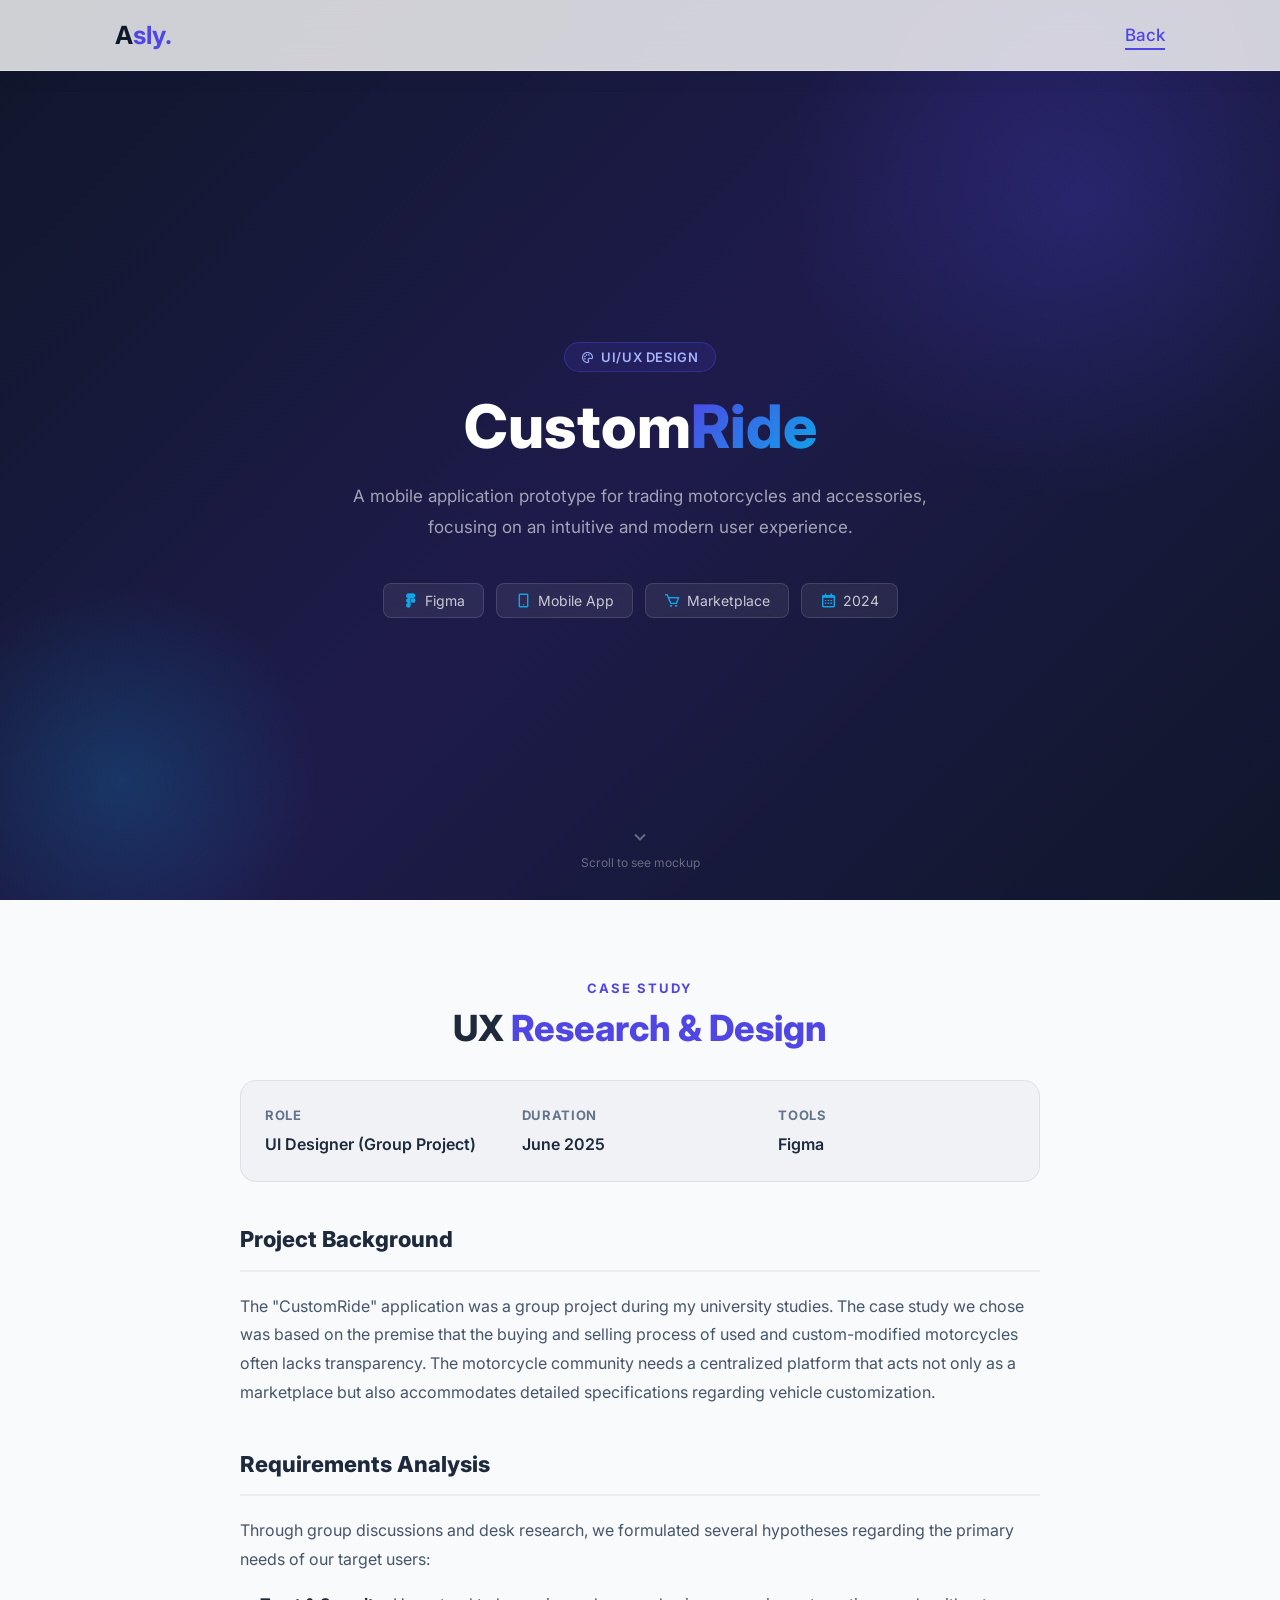
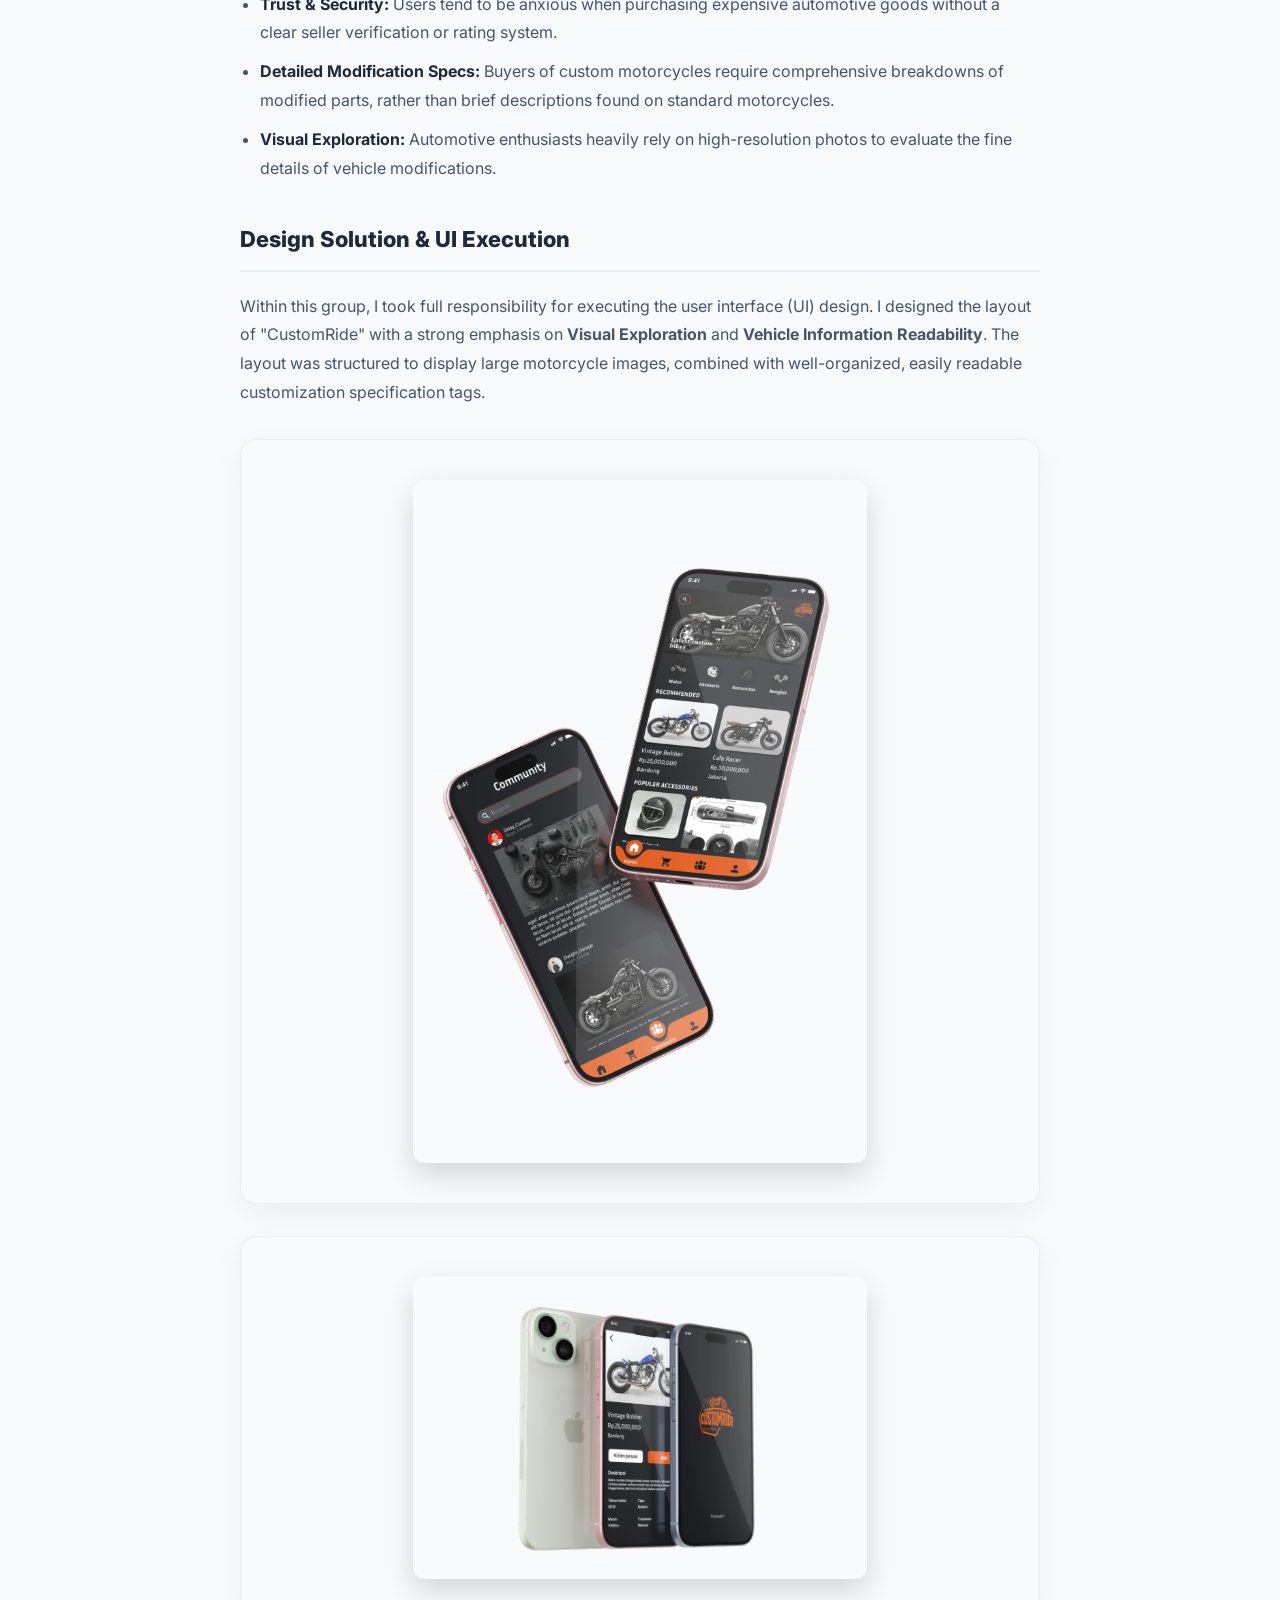
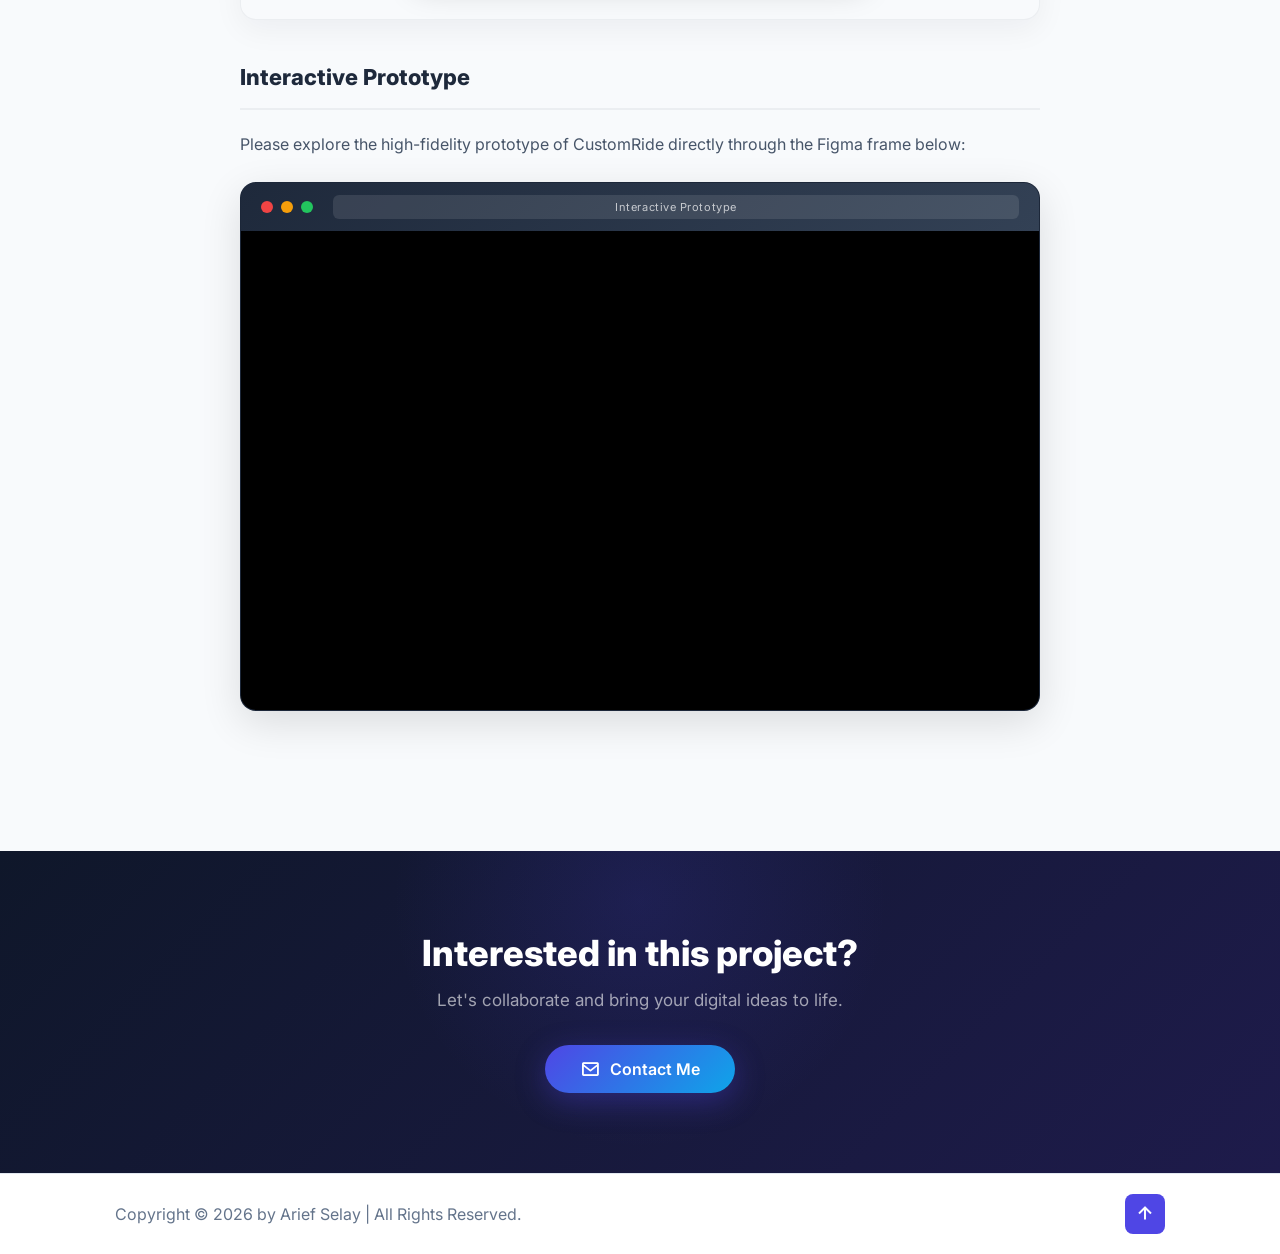
<file: project-CustomRide.html>
<!DOCTYPE html>
<html lang="en">

<head>
    <meta charset="UTF-8">
    <meta name="viewport" content="width=device-width, initial-scale=1.0">
    <title>CustomRide – Prototype UI/UX Marketplace Motor</title>
    <link rel="preconnect" href="https://fonts.googleapis.com">
    <link rel="preconnect" href="https://fonts.gstatic.com" crossorigin>
    <link href="https://fonts.googleapis.com/css2?family=Inter:wght@300;400;500;600;700;800&display=swap"
        rel="stylesheet">
    <link href='https://unpkg.com/boxicons@2.1.4/css/boxicons.min.css' rel='stylesheet'>
    <link rel="stylesheet" href="style.css">
    <style>
        /* ========================
           HERO SECTION
         ======================== */
        .cr-hero {
            min-height: 100vh;
            background: linear-gradient(135deg, #0f172a 0%, #1e1b4b 50%, #0f172a 100%);
            display: flex;
            flex-direction: column;
            justify-content: center;
            align-items: center;
            text-align: center;
            padding: 12rem 5% 6rem;
            position: relative;
            overflow: hidden;
        }

        /* Orb dekorasi latar */
        .cr-hero::before {
            content: '';
            position: absolute;
            width: 600px;
            height: 600px;
            background: radial-gradient(circle, rgba(79, 70, 229, 0.25) 0%, transparent 70%);
            top: -100px;
            right: -100px;
            border-radius: 50%;
            pointer-events: none;
        }

        .cr-hero::after {
            content: '';
            position: absolute;
            width: 400px;
            height: 400px;
            background: radial-gradient(circle, rgba(14, 165, 233, 0.2) 0%, transparent 70%);
            bottom: -80px;
            left: -80px;
            border-radius: 50%;
            pointer-events: none;
        }

        .cr-back-link {
            position: absolute;
            top: 9rem;
            left: 5%;
            display: inline-flex;
            align-items: center;
            gap: 0.6rem;
            font-size: 1.5rem;
            color: rgba(255, 255, 255, 0.6);
            text-decoration: none;
            transition: color 0.3s;
        }

        .cr-back-link:hover {
            color: var(--main-color);
        }

        .cr-back-link i {
            font-size: 2rem;
        }

        .cr-badge {
            display: inline-flex;
            align-items: center;
            gap: 0.6rem;
            background: rgba(79, 70, 229, 0.15);
            border: 1px solid rgba(79, 70, 229, 0.4);
            color: #a5b4fc;
            font-size: 1.3rem;
            font-weight: 600;
            padding: 0.6rem 1.6rem;
            border-radius: 10rem;
            letter-spacing: 0.05em;
            text-transform: uppercase;
            margin-bottom: 2rem;
            backdrop-filter: blur(10px);
            z-index: 1;
            position: relative;
        }

        .cr-hero h1 {
            font-size: clamp(3.2rem, 6vw, 6rem);
            font-weight: 800;
            color: #fff;
            line-height: 1.15;
            max-width: 800px;
            margin: 0 auto 2rem;
            z-index: 1;
            position: relative;
        }

        .cr-hero h1 span {
            background: var(--gradient-primary);
            -webkit-background-clip: text;
            -webkit-text-fill-color: transparent;
        }

        .cr-hero p {
            font-size: 1.7rem;
            color: rgba(255, 255, 255, 0.6);
            max-width: 620px;
            margin: 0 auto 4rem;
            line-height: 1.8;
            z-index: 1;
            position: relative;
        }

        /* Tag info */
        .cr-tags {
            display: flex;
            flex-wrap: wrap;
            justify-content: center;
            gap: 1.2rem;
            z-index: 1;
            position: relative;
        }

        .cr-tag {
            display: inline-flex;
            align-items: center;
            gap: 0.6rem;
            background: rgba(255, 255, 255, 0.07);
            border: 1px solid rgba(255, 255, 255, 0.12);
            color: rgba(255, 255, 255, 0.75);
            font-size: 1.4rem;
            padding: 0.8rem 1.8rem;
            border-radius: 0.8rem;
            backdrop-filter: blur(8px);
        }

        .cr-tag i {
            font-size: 1.7rem;
            color: #0ea5e9;
        }

        /* Scroll indicator */
        .cr-scroll-hint {
            position: absolute;
            bottom: 3rem;
            left: 50%;
            transform: translateX(-50%);
            display: flex;
            flex-direction: column;
            align-items: center;
            gap: 0.6rem;
            color: rgba(255, 255, 255, 0.35);
            font-size: 1.2rem;
            z-index: 1;
            animation: bounce 2s infinite;
        }

        .cr-scroll-hint i {
            font-size: 2.4rem;
        }

        @keyframes bounce {

            0%,
            100% {
                transform: translateX(-50%) translateY(0);
            }

            50% {
                transform: translateX(-50%) translateY(8px);
            }
        }

        /* ========================
           MOCKUP SECTION
        ======================== */
        .cr-showcase {
            background: #f8fafc;
            padding: 8rem 5%;
        }

        .cr-section-label {
            text-align: center;
            font-size: 1.3rem;
            font-weight: 700;
            text-transform: uppercase;
            letter-spacing: 0.15em;
            color: var(--main-color);
            margin-bottom: 1rem;
        }

        .cr-section-title {
            text-align: center;
            font-size: 3.6rem;
            font-weight: 800;
            color: #1e293b;
            margin-bottom: 1rem;
        }

        .cr-section-title span {
            color: var(--main-color);
        }

        .cr-section-sub {
            text-align: center;
            font-size: 1.6rem;
            color: #64748b;
            max-width: 500px;
            margin: 0 auto 6rem;
            line-height: 1.7;
        }

        /* Grid mockup */
        .cr-mockup-grid {
            display: grid;
            grid-template-columns: repeat(2, 1fr);
            gap: 4rem;
            max-width: 1100px;
            margin: 0 auto;
        }

        .cr-mockup-card {
            position: relative;
            border-radius: 2.4rem;
            overflow: hidden;
            background: #fff;
            box-shadow:
                0 4px 6px rgba(0, 0, 0, 0.04),
                0 20px 60px rgba(79, 70, 229, 0.08),
                0 0 0 1px rgba(0, 0, 0, 0.04);
            transition: transform 0.4s ease, box-shadow 0.4s ease;
            cursor: pointer;
        }

        .cr-mockup-card:hover {
            transform: translateY(-10px) scale(1.01);
            box-shadow:
                0 4px 6px rgba(0, 0, 0, 0.04),
                0 30px 80px rgba(79, 70, 229, 0.15),
                0 0 0 1px rgba(79, 70, 229, 0.1);
        }

        /* Top bar dekoratif seperti browser */
        .cr-mockup-bar {
            background: linear-gradient(135deg, #1e293b, #334155);
            padding: 1.2rem 1.8rem;
            display: flex;
            align-items: center;
            gap: 0.7rem;
        }

        .cr-mockup-dot {
            width: 1.2rem;
            height: 1.2rem;
            border-radius: 50%;
        }

        .cr-mockup-dot:nth-child(1) {
            background: #ef4444;
        }

        .cr-mockup-dot:nth-child(2) {
            background: #f59e0b;
        }

        .cr-mockup-dot:nth-child(3) {
            background: #22c55e;
        }

        .cr-mockup-title-bar {
            flex: 1;
            background: rgba(255, 255, 255, 0.08);
            border-radius: 0.6rem;
            height: 2rem;
            margin-left: 0.8rem;
        }

        .cr-mockup-img-wrap {
            overflow: hidden;
            background: #f1f5f9;
            height: 420px;
            display: flex;
            align-items: center;
            justify-content: center;
        }

        .cr-mockup-img-wrap img {
            width: 100%;
            height: 100%;
            object-fit: contain;
            object-position: center;
            display: block;
            transition: transform 0.6s ease;
        }

        .cr-mockup-card:hover .cr-mockup-img-wrap img {
            transform: scale(1.03);
        }

        /* Caption di bawah kartu */
        .cr-mockup-caption {
            padding: 2rem 2.4rem;
            border-top: 1px solid #f1f5f9;
        }

        .cr-mockup-caption h3 {
            font-size: 1.8rem;
            font-weight: 700;
            color: #1e293b;
            margin-bottom: 0.4rem;
        }

        .cr-mockup-caption p {
            font-size: 1.4rem;
            color: #64748b;
        }

        /* Nomor indeks */
        .cr-mockup-num {
            position: absolute;
            top: 6rem;
            right: 2rem;
            width: 4rem;
            height: 4rem;
            background: var(--gradient-primary);
            color: #fff;
            font-size: 1.4rem;
            font-weight: 700;
            border-radius: 50%;
            display: flex;
            align-items: center;
            justify-content: center;
            box-shadow: 0 4px 15px rgba(79, 70, 229, 0.3);
        }

        /* ========================
           CTA BOTTOM
        ======================== */
        .cr-cta {
            background: linear-gradient(135deg, #0f172a, #1e1b4b);
            padding: 8rem 5%;
            text-align: center;
            position: relative;
            overflow: hidden;
        }

        .cr-cta::before {
            content: '';
            position: absolute;
            width: 500px;
            height: 500px;
            background: radial-gradient(circle, rgba(79, 70, 229, 0.15) 0%, transparent 70%);
            top: -200px;
            left: 50%;
            transform: translateX(-50%);
            border-radius: 50%;
        }

        .cr-cta h2 {
            font-size: 3.6rem;
            font-weight: 800;
            color: #fff;
            margin-bottom: 1.5rem;
            position: relative;
        }

        .cr-cta p {
            font-size: 1.7rem;
            color: rgba(255, 255, 255, 0.6);
            margin-bottom: 3.5rem;
            position: relative;
        }

        .cr-cta-btn {
            display: inline-flex;
            align-items: center;
            gap: 1rem;
            background: var(--gradient-primary);
            color: #fff;
            font-size: 1.6rem;
            font-weight: 600;
            padding: 1.4rem 3.5rem;
            border-radius: 10rem;
            text-decoration: none;
            transition: transform 0.3s, box-shadow 0.3s;
            position: relative;
            box-shadow: 0 8px 30px rgba(79, 70, 229, 0.35);
        }

        .cr-cta-btn:hover {
            transform: translateY(-3px);
            box-shadow: 0 16px 40px rgba(79, 70, 229, 0.45);
        }

        .cr-cta-btn i {
            font-size: 2rem;
        }

        /* Responsive */
        @media (max-width: 768px) {
            .cr-mockup-grid {
                grid-template-columns: 1fr;
                gap: 3rem;
            }

            .cr-hero h1 {
                font-size: 3.2rem;
            }

            .ux-case-info-grid {
                grid-template-columns: 1fr;
            }
        }

        /* ========================
           UX CASE STUDY STYLES
        ======================== */
        .ux-case-container {
            font-family: inherit;
            color: inherit;
            line-height: 1.6;
            max-width: 800px;
            margin: 0 auto;
            padding: 20px 0;
            text-align: left;
        }

        .ux-case-info-grid {
            display: grid;
            grid-template-columns: repeat(auto-fit, minmax(200px, 1fr));
            gap: 20px;
            background-color: rgba(15, 23, 42, 0.03);
            padding: 24px;
            border-radius: 16px;
            margin-bottom: 40px;
            border: 1px solid rgba(15, 23, 42, 0.08);
        }

        .ux-case-info-item {
            display: flex;
            flex-direction: column;
            text-align: left;
        }

        .ux-case-info-label {
            font-size: 1.3rem;
            text-transform: uppercase;
            letter-spacing: 0.05em;
            color: #64748b;
            margin-bottom: 6px;
            font-weight: 700;
        }

        .ux-case-info-value {
            font-size: 1.6rem;
            font-weight: 600;
            color: #1e293b;
        }

        .ux-case-section {
            margin-bottom: 40px;
        }

        .ux-case-title {
            font-size: 2.2rem;
            font-weight: 800;
            color: #1e293b;
            margin-top: 0;
            margin-bottom: 20px;
            border-bottom: 2px solid rgba(15, 23, 42, 0.05);
            padding-bottom: 12px;
            text-align: left;
        }

        .ux-case-text {
            font-size: 1.6rem;
            color: #475569;
            margin-bottom: 16px;
            line-height: 1.8;
            text-align: left;
        }

        .ux-case-list {
            list-style-type: disc;
            padding-left: 20px;
            margin-bottom: 16px;
            color: #475569;
            font-size: 1.6rem;
            line-height: 1.8;
            text-align: left;
        }

        .ux-case-list li {
            margin-bottom: 10px;
        }

        .ux-case-list li strong {
            color: #1e293b;
        }

        .ux-case-image-wrapper {
            width: 100%;
            border-radius: 16px;
            overflow: hidden;
            margin: 32px 0;
            box-shadow: 0 10px 30px rgba(15, 23, 42, 0.05);
            background: #f8fafc;
            border: 1px solid rgba(15, 23, 42, 0.05);
            display: flex;
            justify-content: center;
            align-items: center;
            padding: 40px 20px;
        }

        .ux-case-image-wrapper img {
            max-width: 80%;
            width: 100%;
            height: auto;
            border-radius: 12px;
            display: block;
            box-shadow: 0 12px 30px rgba(0, 0, 0, 0.15);
        }

        @media (min-width: 768px) {
            .ux-case-image-wrapper img {
                max-width: 60%;
            }
        }

        .ux-case-figma-container {
            border-radius: 16px;
            overflow: hidden;
            box-shadow: 0 12px 40px rgba(0, 0, 0, 0.12);
            margin-top: 24px;
            border: 1px solid rgba(15, 23, 42, 0.1);
            background: #1e293b;
        }

        .ux-case-figma-header {
            background: linear-gradient(135deg, #1e293b, #334155);
            padding: 12px 20px;
            display: flex;
            align-items: center;
            gap: 8px;
        }

        .ux-case-figma-header .dot {
            width: 12px;
            height: 12px;
            border-radius: 50%;
        }

        .ux-case-figma-header .title-bar {
            flex: 1;
            background: rgba(255, 255, 255, 0.1);
            border-radius: 6px;
            height: 24px;
            margin-left: 12px;
            color: rgba(255, 255, 255, 0.7);
            font-size: 1.1rem;
            display: flex;
            align-items: center;
            justify-content: center;
            letter-spacing: 0.05em;
        }

        .ux-case-figma-wrapper {
            position: relative;
            padding-bottom: 60%;
            height: 0;
            overflow: hidden;
            background: #000;
        }

        .ux-case-figma-wrapper iframe {
            position: absolute;
            top: 0;
            left: 0;
            width: 100%;
            height: 100%;
            border: none;
        }
    </style>
</head>

<body>

    <!-- Navbar -->
    <header class="header">
        <a href="index.html" class="logo">A<span>sly.</span></a>
        <nav class="navbar" style="display: block;">
            <a href="index.html#projects" class="active">Back</a>
        </nav>
    </header>

    <!-- ===== HERO ===== -->
    <section class="cr-hero">
        <a href="index.html#projects" class="cr-back-link">
        </a>

        <span class="cr-badge">
            <i class='bx bx-palette'></i> UI/UX Design
        </span>

        <h1>Custom<span>Ride</span></h1>
        <p>A mobile application prototype for trading motorcycles and accessories, focusing on an intuitive and modern
            user experience.</p>

        <div class="cr-tags">
            <span class="cr-tag"><i class='bx bxl-figma'></i> Figma</span>
            <span class="cr-tag"><i class='bx bx-mobile-alt'></i> Mobile App</span>
            <span class="cr-tag"><i class='bx bx-cart'></i> Marketplace</span>
            <span class="cr-tag"><i class='bx bx-calendar'></i> 2024</span>
        </div>

        <div class="cr-scroll-hint">
            <i class='bx bx-chevron-down'></i>
            Scroll to see mockup
        </div>
    </section>

    <!-- ===== UX CASE STUDY ===== -->
    <section class="cr-showcase">
        <p class="cr-section-label">Case Study</p>
        <h2 class="cr-section-title">UX <span>Research & Design</span></h2>

        <div class="ux-case-container">
            <!-- 1. Info Summary -->
            <div class="ux-case-info-grid">
                <div class="ux-case-info-item">
                    <span class="ux-case-info-label">Role</span>
                    <span class="ux-case-info-value">UI Designer (Group Project)</span>
                </div>
                <div class="ux-case-info-item">
                    <span class="ux-case-info-label">Duration</span>
                    <span class="ux-case-info-value">June 2025</span>
                </div>
                <div class="ux-case-info-item">
                    <span class="ux-case-info-label">Tools</span>
                    <span class="ux-case-info-value">Figma</span>
                </div>
            </div>

            <!-- 2. Project Background -->
            <div class="ux-case-section">
                <h3 class="ux-case-title">Project Background</h3>
                <p class="ux-case-text">
                    The "CustomRide" application was a group project during my university studies. The case study we
                    chose was based on the premise that the buying and selling process of used and custom-modified
                    motorcycles often lacks transparency. The motorcycle community needs a centralized platform that
                    acts not only as a marketplace but also accommodates detailed specifications regarding vehicle
                    customization.
                </p>
            </div>

            <!-- 3. Requirements Analysis -->
            <div class="ux-case-section">
                <h3 class="ux-case-title">Requirements Analysis</h3>
                <p class="ux-case-text">Through group discussions and desk research, we formulated several hypotheses
                    regarding the primary needs of our target users:</p>
                <ul class="ux-case-list">
                    <li><strong>Trust & Security:</strong> Users tend to be anxious when purchasing expensive automotive
                        goods without a clear seller verification or rating system.</li>
                    <li><strong>Detailed Modification Specs:</strong> Buyers of custom motorcycles require comprehensive
                        breakdowns of modified parts, rather than brief descriptions found on standard motorcycles.</li>
                    <li><strong>Visual Exploration:</strong> Automotive enthusiasts heavily rely on high-resolution
                        photos to evaluate the fine details of vehicle modifications.</li>
                </ul>
            </div>

            <!-- 4. Design Solution -->
            <div class="ux-case-section">
                <h3 class="ux-case-title">Design Solution & UI Execution</h3>
                <p class="ux-case-text">
                    Within this group, I took full responsibility for executing the user interface (UI) design. I
                    designed the layout of "CustomRide" with a strong emphasis on <strong>Visual Exploration</strong>
                    and <strong>Vehicle Information Readability</strong>. The layout was structured to display large
                    motorcycle images, combined with well-organized, easily readable customization specification tags.
                </p>

                <div class="ux-case-image-wrapper">
                    <img src="Image/Mockup  CustomRide.png" alt="CustomRide Homepage" loading="lazy" />
                </div>
                <div class="ux-case-image-wrapper">
                    <img src="Image/Mockup  CustomRide2.png" alt="CustomRide Detail Page" loading="lazy" />
                </div>
            </div>

            <!-- 5. Figma Embed Container -->
            <div class="ux-case-section">
                <h3 class="ux-case-title">Interactive Prototype</h3>
                <p class="ux-case-text">
                    Please explore the high-fidelity prototype of CustomRide directly through the Figma frame below:
                </p>

                <div class="ux-case-figma-container">
                    <div class="ux-case-figma-header">
                        <span class="dot" style="background:#ef4444"></span>
                        <span class="dot" style="background:#f59e0b"></span>
                        <span class="dot" style="background:#22c55e"></span>
                        <div class="title-bar">Interactive Prototype</div>
                    </div>
                    <div class="ux-case-figma-wrapper">
                        <!-- Replace the URL in the src attribute with your actual Figma embed link -->
                        <iframe
                            src="https://www.figma.com/embed?embed_host=share&url=https%3A%2F%2Fwww.figma.com%2Fproto%2FM7t0KK3WTsmP7MEj6LLR0E%2Fbelajar-figma-1%3Fnode-id%3D250-518%26viewport%3D28%252C414%252C0.2%26t%3DZx0swSAKm1XTti2z-1%26scaling%3Dscale-down%26content-scaling%3Dfixed%26starting-point-node-id%3D34%253A8%26page-id%3D0%253A1"
                            allowfullscreen>
                        </iframe>
                    </div>
                </div>
            </div>
        </div>
    </section>

    <!-- ===== CTA ===== -->
    <section class="cr-cta">
        <h2>Interested in this project?</h2>
        <p>Let's collaborate and bring your digital ideas to life.</p>
        <a href="index.html#contact" class="cr-cta-btn">
            <i class='bx bx-envelope'></i> Contact Me
        </a>
    </section>

    <!-- Footer -->
    <footer class="footer">
        <div class="footer-text">
            <p>Copyright &copy; 2026 by Arief Selay | All Rights Reserved.</p>
        </div>
        <div class="footer-iconTop">
            <a href="#"><i class='bx bx-up-arrow-alt'></i></a>
        </div>
    </footer>

    <script src="script.js"></script>
</body>

</html>
</file>
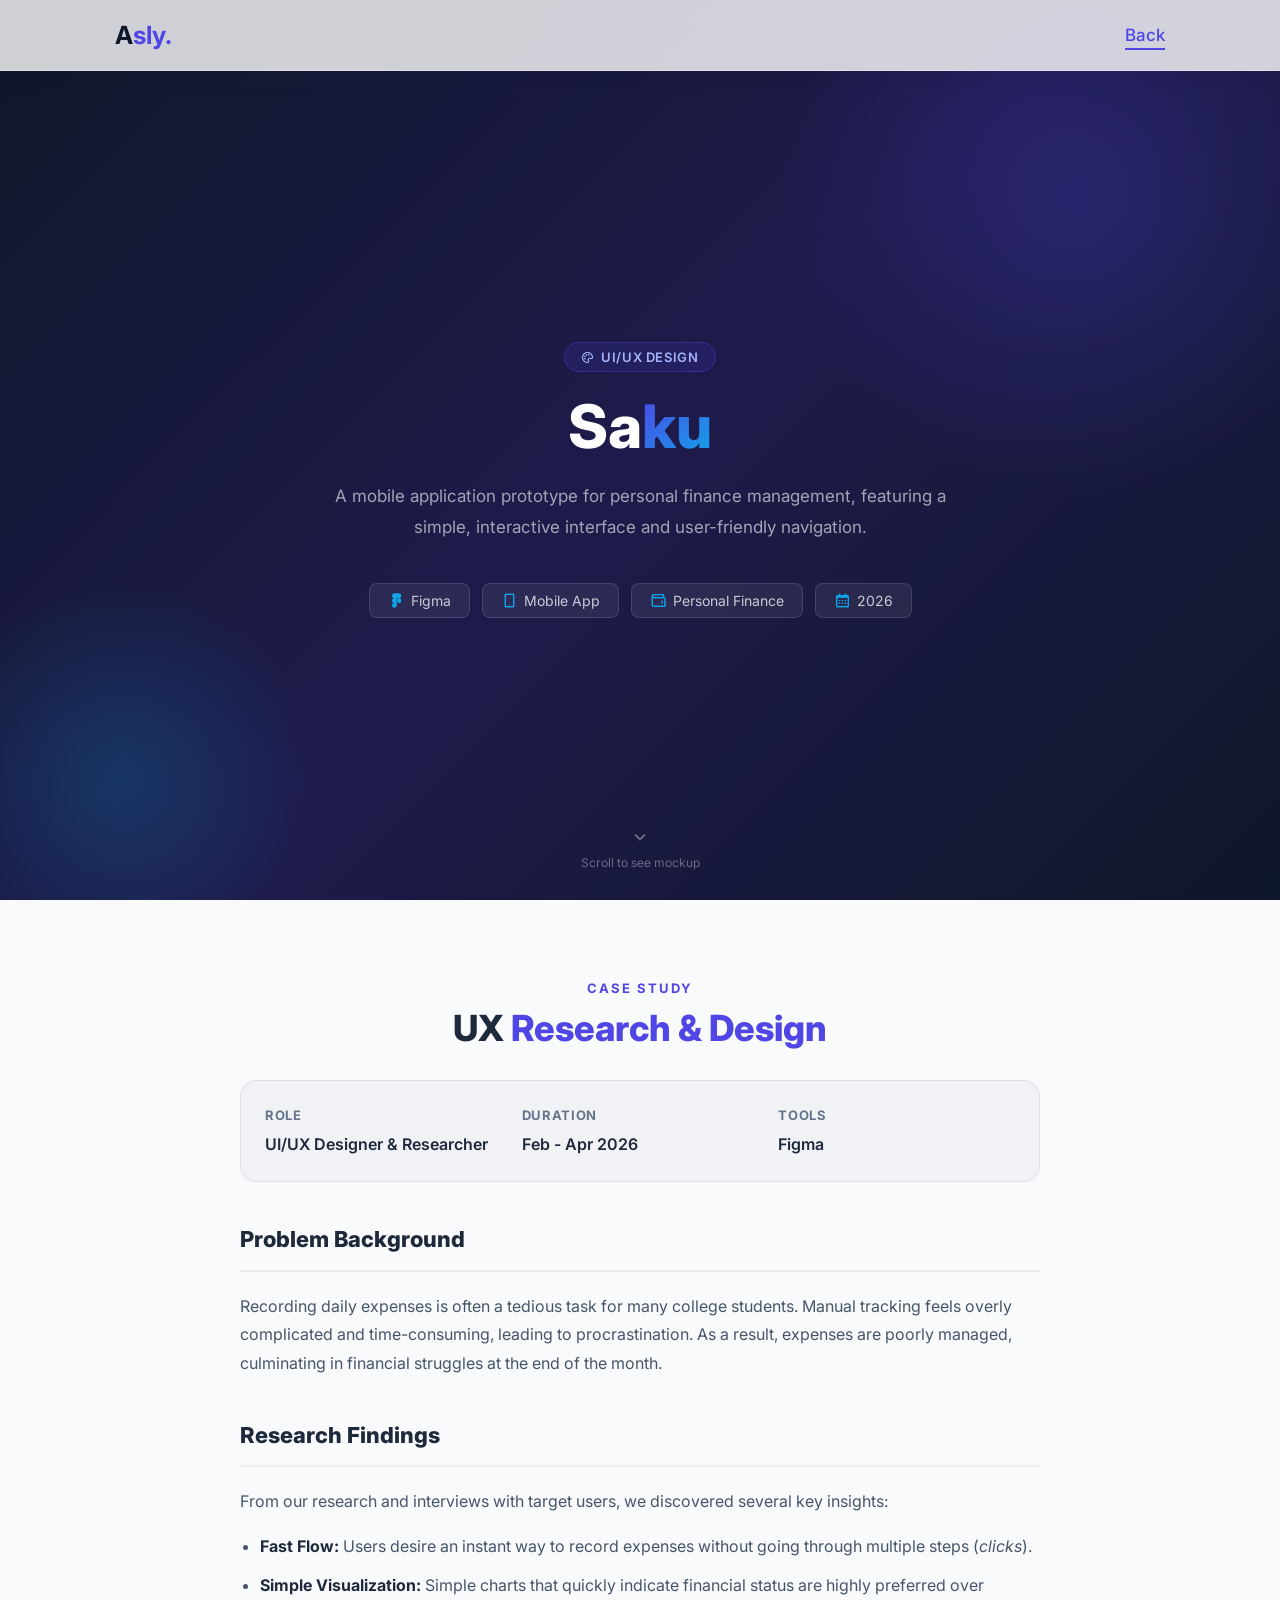
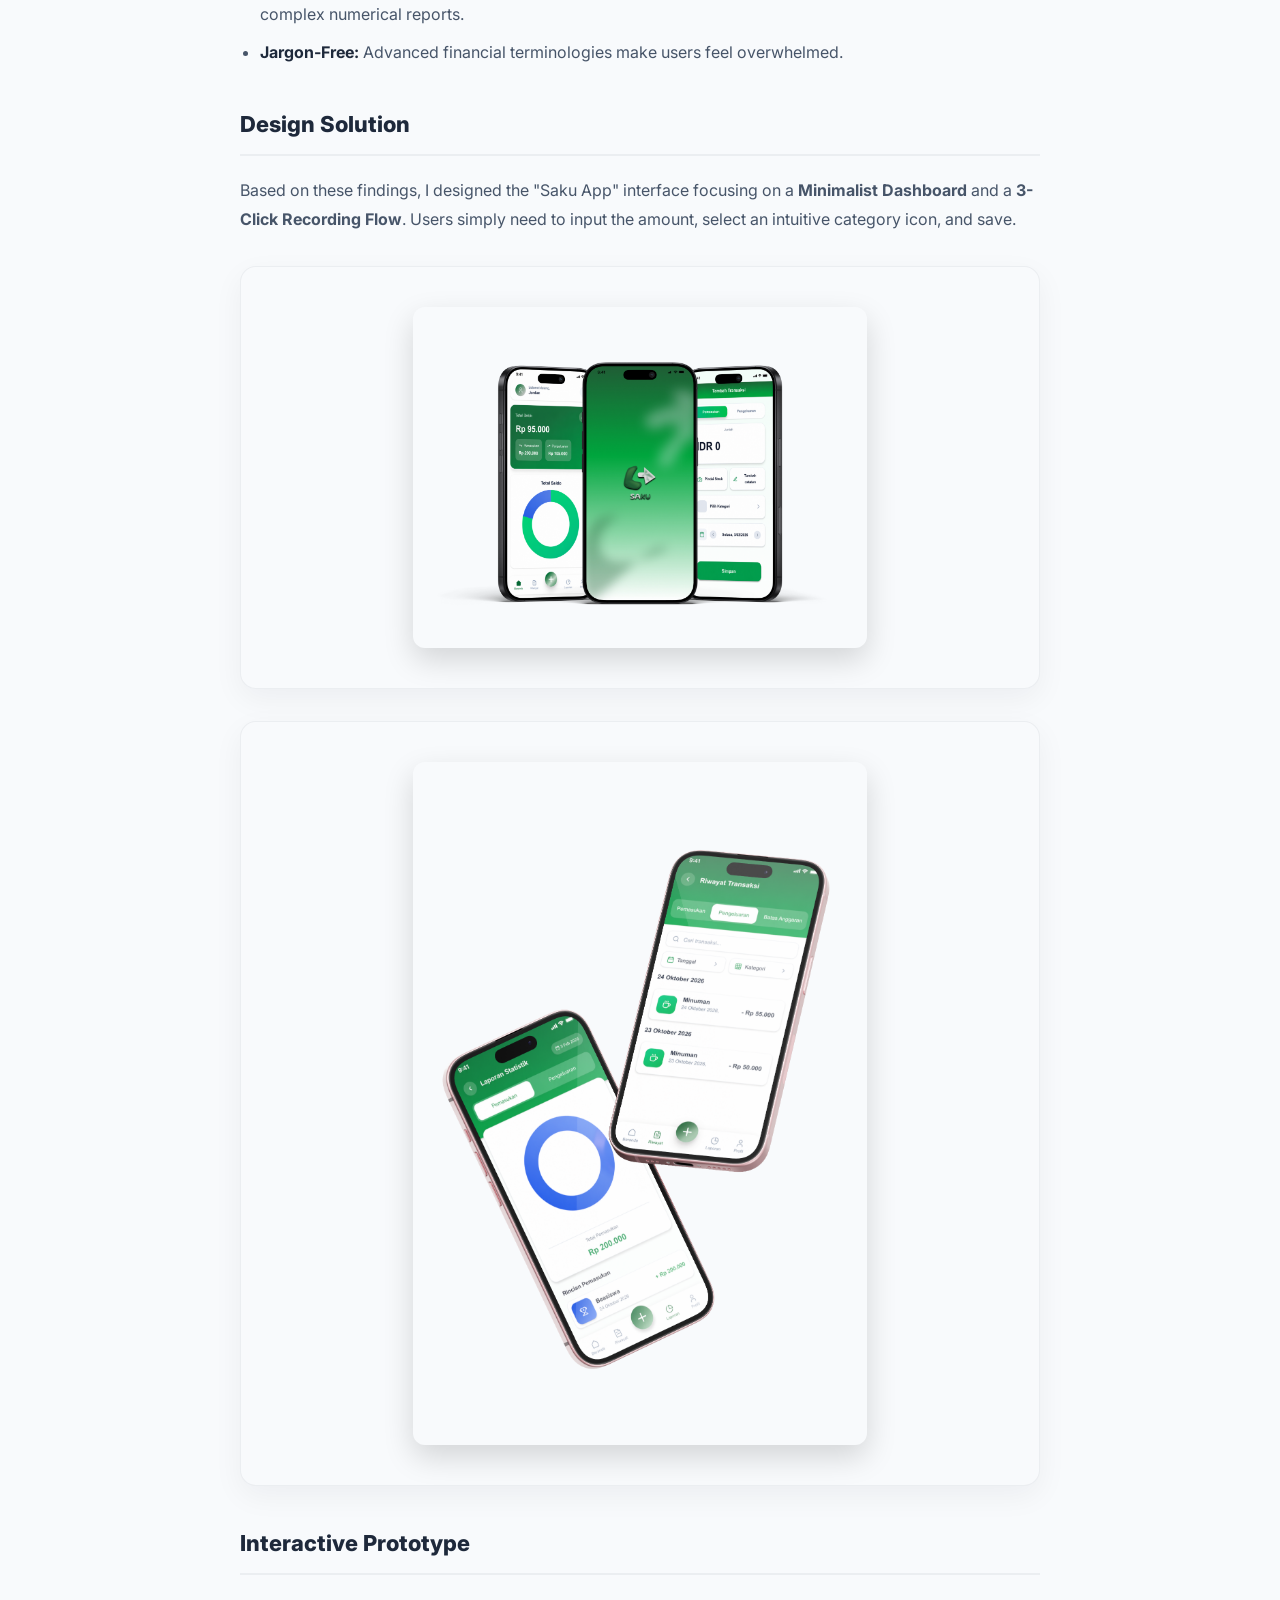
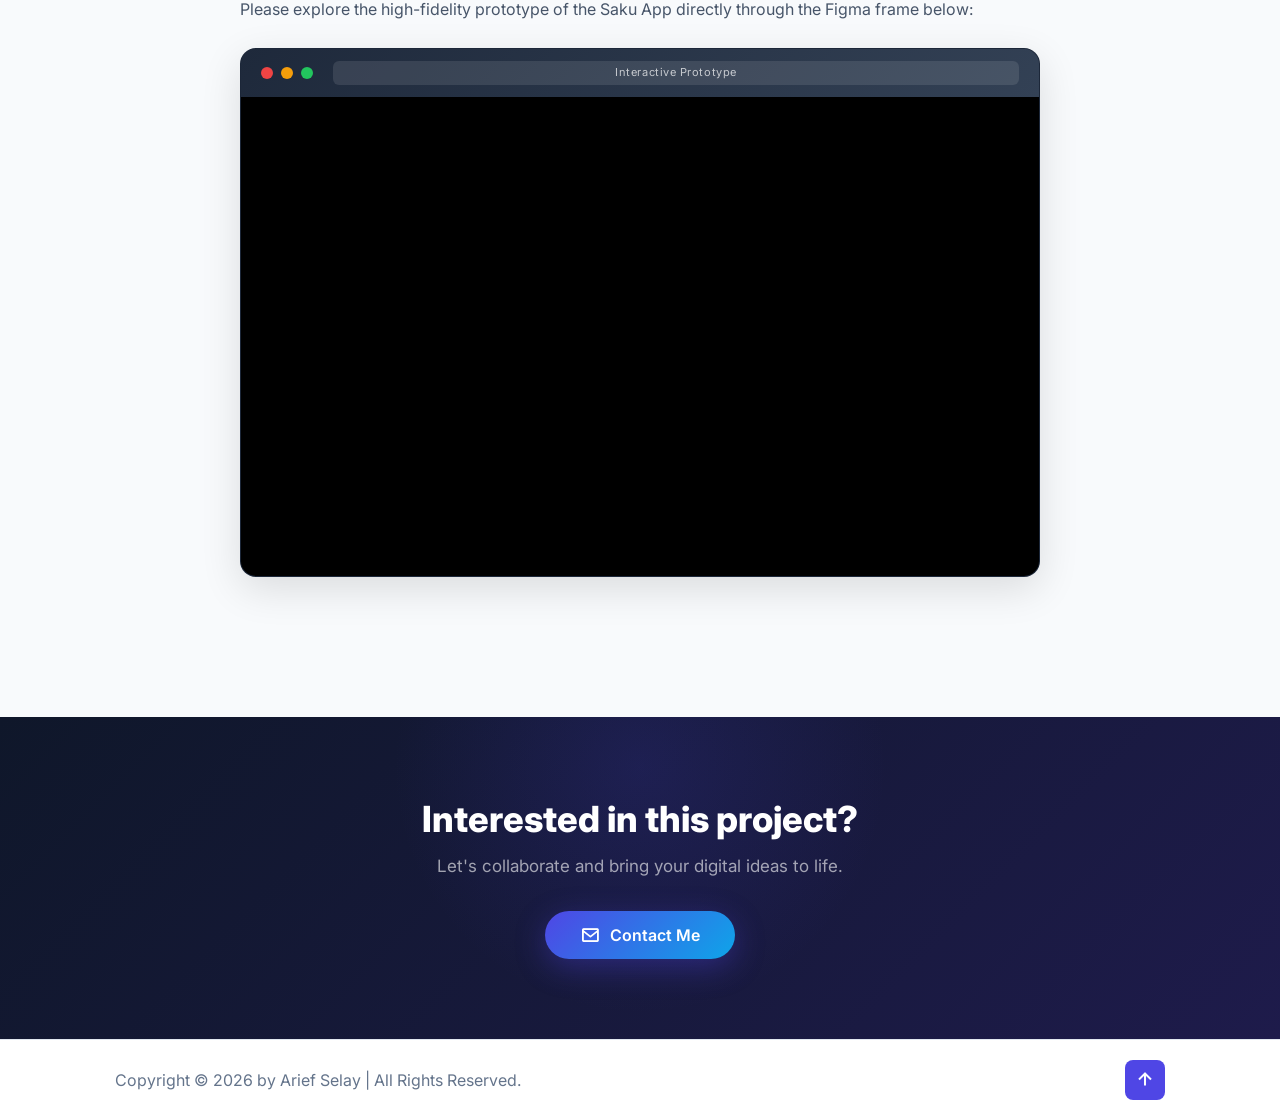
<file: project-Saku.html>
<!DOCTYPE html>
<html lang="en">

<head>
    <meta charset="UTF-8">
    <meta name="viewport" content="width=device-width, initial-scale=1.0">
    <title>CustomRide – Prototype UI/UX Marketplace Motor</title>
    <link rel="preconnect" href="https://fonts.googleapis.com">
    <link rel="preconnect" href="https://fonts.gstatic.com" crossorigin>
    <link href="https://fonts.googleapis.com/css2?family=Inter:wght@300;400;500;600;700;800&display=swap"
        rel="stylesheet">
    <link href='https://unpkg.com/boxicons@2.1.4/css/boxicons.min.css' rel='stylesheet'>
    <link rel="stylesheet" href="style.css">
    <style>
        /* ========================
           HERO SECTION
         ======================== */
        .cr-hero {
            min-height: 100vh;
            background: linear-gradient(135deg, #0f172a 0%, #1e1b4b 50%, #0f172a 100%);
            display: flex;
            flex-direction: column;
            justify-content: center;
            align-items: center;
            text-align: center;
            padding: 12rem 5% 6rem;
            position: relative;
            overflow: hidden;
        }

        /* Orb dekorasi latar */
        .cr-hero::before {
            content: '';
            position: absolute;
            width: 600px;
            height: 600px;
            background: radial-gradient(circle, rgba(79, 70, 229, 0.25) 0%, transparent 70%);
            top: -100px;
            right: -100px;
            border-radius: 50%;
            pointer-events: none;
        }

        .cr-hero::after {
            content: '';
            position: absolute;
            width: 400px;
            height: 400px;
            background: radial-gradient(circle, rgba(14, 165, 233, 0.2) 0%, transparent 70%);
            bottom: -80px;
            left: -80px;
            border-radius: 50%;
            pointer-events: none;
        }

        .cr-back-link {
            position: absolute;
            top: 9rem;
            left: 5%;
            display: inline-flex;
            align-items: center;
            gap: 0.6rem;
            font-size: 1.5rem;
            color: rgba(255, 255, 255, 0.6);
            text-decoration: none;
            transition: color 0.3s;
        }

        .cr-back-link:hover {
            color: var(--main-color);
        }

        .cr-back-link i {
            font-size: 2rem;
        }

        .cr-badge {
            display: inline-flex;
            align-items: center;
            gap: 0.6rem;
            background: rgba(79, 70, 229, 0.15);
            border: 1px solid rgba(79, 70, 229, 0.4);
            color: #a5b4fc;
            font-size: 1.3rem;
            font-weight: 600;
            padding: 0.6rem 1.6rem;
            border-radius: 10rem;
            letter-spacing: 0.05em;
            text-transform: uppercase;
            margin-bottom: 2rem;
            backdrop-filter: blur(10px);
            z-index: 1;
            position: relative;
        }

        .cr-hero h1 {
            font-size: clamp(3.2rem, 6vw, 6rem);
            font-weight: 800;
            color: #fff;
            line-height: 1.15;
            max-width: 800px;
            margin: 0 auto 2rem;
            z-index: 1;
            position: relative;
        }

        .cr-hero h1 span {
            background: var(--gradient-primary);
            -webkit-background-clip: text;
            -webkit-text-fill-color: transparent;
        }

        .cr-hero p {
            font-size: 1.7rem;
            color: rgba(255, 255, 255, 0.6);
            max-width: 620px;
            margin: 0 auto 4rem;
            line-height: 1.8;
            z-index: 1;
            position: relative;
        }

        /* Tag info */
        .cr-tags {
            display: flex;
            flex-wrap: wrap;
            justify-content: center;
            gap: 1.2rem;
            z-index: 1;
            position: relative;
        }

        .cr-tag {
            display: inline-flex;
            align-items: center;
            gap: 0.6rem;
            background: rgba(255, 255, 255, 0.07);
            border: 1px solid rgba(255, 255, 255, 0.12);
            color: rgba(255, 255, 255, 0.75);
            font-size: 1.4rem;
            padding: 0.8rem 1.8rem;
            border-radius: 0.8rem;
            backdrop-filter: blur(8px);
        }

        .cr-tag i {
            font-size: 1.7rem;
            color: #0ea5e9;
        }

        /* Scroll indicator */
        .cr-scroll-hint {
            position: absolute;
            bottom: 3rem;
            left: 50%;
            transform: translateX(-50%);
            display: flex;
            flex-direction: column;
            align-items: center;
            gap: 0.6rem;
            color: rgba(255, 255, 255, 0.35);
            font-size: 1.2rem;
            z-index: 1;
            animation: bounce 2s infinite;
        }

        .cr-scroll-hint i {
            font-size: 2.4rem;
        }

        @keyframes bounce {

            0%,
            100% {
                transform: translateX(-50%) translateY(0);
            }

            50% {
                transform: translateX(-50%) translateY(8px);
            }
        }

        /* ========================
           MOCKUP SECTION
        ======================== */
        .cr-showcase {
            background: #f8fafc;
            padding: 8rem 5%;
        }

        .cr-section-label {
            text-align: center;
            font-size: 1.3rem;
            font-weight: 700;
            text-transform: uppercase;
            letter-spacing: 0.15em;
            color: var(--main-color);
            margin-bottom: 1rem;
        }

        .cr-section-title {
            text-align: center;
            font-size: 3.6rem;
            font-weight: 800;
            color: #1e293b;
            margin-bottom: 1rem;
        }

        .cr-section-title span {
            color: var(--main-color);
        }

        .cr-section-sub {
            text-align: center;
            font-size: 1.6rem;
            color: #64748b;
            max-width: 500px;
            margin: 0 auto 6rem;
            line-height: 1.7;
        }

        /* Grid mockup */
        .cr-mockup-grid {
            display: grid;
            grid-template-columns: repeat(2, 1fr);
            gap: 4rem;
            max-width: 1100px;
            margin: 0 auto;
        }

        .cr-mockup-card {
            position: relative;
            border-radius: 2.4rem;
            overflow: hidden;
            background: #fff;
            box-shadow:
                0 4px 6px rgba(0, 0, 0, 0.04),
                0 20px 60px rgba(79, 70, 229, 0.08),
                0 0 0 1px rgba(0, 0, 0, 0.04);
            transition: transform 0.4s ease, box-shadow 0.4s ease;
            cursor: pointer;
        }

        .cr-mockup-card:hover {
            transform: translateY(-10px) scale(1.01);
            box-shadow:
                0 4px 6px rgba(0, 0, 0, 0.04),
                0 30px 80px rgba(79, 70, 229, 0.15),
                0 0 0 1px rgba(79, 70, 229, 0.1);
        }

        /* Top bar dekoratif seperti browser */
        .cr-mockup-bar {
            background: linear-gradient(135deg, #1e293b, #334155);
            padding: 1.2rem 1.8rem;
            display: flex;
            align-items: center;
            gap: 0.7rem;
        }

        .cr-mockup-dot {
            width: 1.2rem;
            height: 1.2rem;
            border-radius: 50%;
        }

        .cr-mockup-dot:nth-child(1) {
            background: #ef4444;
        }

        .cr-mockup-dot:nth-child(2) {
            background: #f59e0b;
        }

        .cr-mockup-dot:nth-child(3) {
            background: #22c55e;
        }

        .cr-mockup-title-bar {
            flex: 1;
            background: rgba(255, 255, 255, 0.08);
            border-radius: 0.6rem;
            height: 2rem;
            margin-left: 0.8rem;
        }

        .cr-mockup-img-wrap {
            overflow: hidden;
            background: #f1f5f9;
            height: 420px;
            display: flex;
            align-items: center;
            justify-content: center;
        }

        .cr-mockup-img-wrap img {
            width: 100%;
            height: 100%;
            object-fit: contain;
            object-position: center;
            display: block;
            transition: transform 0.6s ease;
        }

        .cr-mockup-card:hover .cr-mockup-img-wrap img {
            transform: scale(1.03);
        }

        /* Caption di bawah kartu */
        .cr-mockup-caption {
            padding: 2rem 2.4rem;
            border-top: 1px solid #f1f5f9;
        }

        .cr-mockup-caption h3 {
            font-size: 1.8rem;
            font-weight: 700;
            color: #1e293b;
            margin-bottom: 0.4rem;
        }

        .cr-mockup-caption p {
            font-size: 1.4rem;
            color: #64748b;
        }

        /* Nomor indeks */
        .cr-mockup-num {
            position: absolute;
            top: 6rem;
            right: 2rem;
            width: 4rem;
            height: 4rem;
            background: var(--gradient-primary);
            color: #fff;
            font-size: 1.4rem;
            font-weight: 700;
            border-radius: 50%;
            display: flex;
            align-items: center;
            justify-content: center;
            box-shadow: 0 4px 15px rgba(79, 70, 229, 0.3);
        }

        /* ========================
           CTA BOTTOM
        ======================== */
        .cr-cta {
            background: linear-gradient(135deg, #0f172a, #1e1b4b);
            padding: 8rem 5%;
            text-align: center;
            position: relative;
            overflow: hidden;
        }

        .cr-cta::before {
            content: '';
            position: absolute;
            width: 500px;
            height: 500px;
            background: radial-gradient(circle, rgba(79, 70, 229, 0.15) 0%, transparent 70%);
            top: -200px;
            left: 50%;
            transform: translateX(-50%);
            border-radius: 50%;
        }

        .cr-cta h2 {
            font-size: 3.6rem;
            font-weight: 800;
            color: #fff;
            margin-bottom: 1.5rem;
            position: relative;
        }

        .cr-cta p {
            font-size: 1.7rem;
            color: rgba(255, 255, 255, 0.6);
            margin-bottom: 3.5rem;
            position: relative;
        }

        .cr-cta-btn {
            display: inline-flex;
            align-items: center;
            gap: 1rem;
            background: var(--gradient-primary);
            color: #fff;
            font-size: 1.6rem;
            font-weight: 600;
            padding: 1.4rem 3.5rem;
            border-radius: 10rem;
            text-decoration: none;
            transition: transform 0.3s, box-shadow 0.3s;
            position: relative;
            box-shadow: 0 8px 30px rgba(79, 70, 229, 0.35);
        }

        .cr-cta-btn:hover {
            transform: translateY(-3px);
            box-shadow: 0 16px 40px rgba(79, 70, 229, 0.45);
        }

        .cr-cta-btn i {
            font-size: 2rem;
        }

        /* Responsive */
        @media (max-width: 768px) {
            .cr-mockup-grid {
                grid-template-columns: 1fr;
                gap: 3rem;
            }

            .cr-hero h1 {
                font-size: 3.2rem;
            }

            .ux-case-info-grid {
                grid-template-columns: 1fr;
            }
        }

        /* ========================
           UX CASE STUDY STYLES
        ======================== */
        .ux-case-container {
            font-family: inherit;
            color: inherit;
            line-height: 1.6;
            max-width: 800px;
            margin: 0 auto;
            padding: 20px 0;
            text-align: left;
        }

        .ux-case-info-grid {
            display: grid;
            grid-template-columns: repeat(auto-fit, minmax(200px, 1fr));
            gap: 20px;
            background-color: rgba(15, 23, 42, 0.03);
            padding: 24px;
            border-radius: 16px;
            margin-bottom: 40px;
            border: 1px solid rgba(15, 23, 42, 0.08);
        }

        .ux-case-info-item {
            display: flex;
            flex-direction: column;
            text-align: left;
        }

        .ux-case-info-label {
            font-size: 1.3rem;
            text-transform: uppercase;
            letter-spacing: 0.05em;
            color: #64748b;
            margin-bottom: 6px;
            font-weight: 700;
        }

        .ux-case-info-value {
            font-size: 1.6rem;
            font-weight: 600;
            color: #1e293b;
        }

        .ux-case-section {
            margin-bottom: 40px;
        }

        .ux-case-title {
            font-size: 2.2rem;
            font-weight: 800;
            color: #1e293b;
            margin-top: 0;
            margin-bottom: 20px;
            border-bottom: 2px solid rgba(15, 23, 42, 0.05);
            padding-bottom: 12px;
            text-align: left;
        }

        .ux-case-text {
            font-size: 1.6rem;
            color: #475569;
            margin-bottom: 16px;
            line-height: 1.8;
            text-align: left;
        }

        .ux-case-list {
            list-style-type: disc;
            padding-left: 20px;
            margin-bottom: 16px;
            color: #475569;
            font-size: 1.6rem;
            line-height: 1.8;
            text-align: left;
        }

        .ux-case-list li {
            margin-bottom: 10px;
        }

        .ux-case-list li strong {
            color: #1e293b;
        }

        .ux-case-image-wrapper {
            width: 100%;
            border-radius: 16px;
            overflow: hidden;
            margin: 32px 0;
            box-shadow: 0 10px 30px rgba(15, 23, 42, 0.05);
            background: #f8fafc;
            border: 1px solid rgba(15, 23, 42, 0.05);
            display: flex;
            justify-content: center;
            align-items: center;
            padding: 40px 20px;
        }

        .ux-case-image-wrapper img {
            max-width: 80%;
            width: 100%;
            height: auto;
            border-radius: 12px;
            display: block;
            box-shadow: 0 12px 30px rgba(0, 0, 0, 0.15);
        }

        @media (min-width: 768px) {
            .ux-case-image-wrapper img {
                max-width: 60%;
            }
        }

        .ux-case-figma-container {
            border-radius: 16px;
            overflow: hidden;
            box-shadow: 0 12px 40px rgba(0, 0, 0, 0.12);
            margin-top: 24px;
            border: 1px solid rgba(15, 23, 42, 0.1);
            background: #1e293b;
        }

        .ux-case-figma-header {
            background: linear-gradient(135deg, #1e293b, #334155);
            padding: 12px 20px;
            display: flex;
            align-items: center;
            gap: 8px;
        }

        .ux-case-figma-header .dot {
            width: 12px;
            height: 12px;
            border-radius: 50%;
        }

        .ux-case-figma-header .title-bar {
            flex: 1;
            background: rgba(255, 255, 255, 0.1);
            border-radius: 6px;
            height: 24px;
            margin-left: 12px;
            color: rgba(255, 255, 255, 0.7);
            font-size: 1.1rem;
            display: flex;
            align-items: center;
            justify-content: center;
            letter-spacing: 0.05em;
        }

        .ux-case-figma-wrapper {
            position: relative;
            padding-bottom: 60%;
            height: 0;
            overflow: hidden;
            background: #000;
        }

        .ux-case-figma-wrapper iframe {
            position: absolute;
            top: 0;
            left: 0;
            width: 100%;
            height: 100%;
            border: none;
        }
    </style>
</head>

<body>

    <!-- Navbar -->
    <header class="header">
        <a href="index.html" class="logo">A<span>sly.</span></a>
        <nav class="navbar" style="display: block;">
            <a href="index.html#projects" class="active">Back</a>
        </nav>
    </header>

    <!-- ===== HERO ===== -->
    <section class="cr-hero">
        <a href="index.html#projects" class="cr-back-link">
        </a>

        <span class="cr-badge">
            <i class='bx bx-palette'></i> UI/UX Design
        </span>
        <h1>Sa<span>ku</span></h1>
        <p>A mobile application prototype for personal finance management, featuring a simple, interactive interface and
            user-friendly navigation.</p>

        <div class="cr-tags">
            <span class="cr-tag"><i class='bx bxl-figma'></i> Figma</span>
            <span class="cr-tag"><i class='bx bx-mobile-alt'></i> Mobile App</span>
            <span class="cr-tag"><i class='bx bx-wallet'></i> Personal Finance</span>
            <span class="cr-tag"><i class='bx bx-calendar'></i> 2026</span>
        </div>

        <div class="cr-scroll-hint">
            <i class='bx bx-chevron-down'></i>
            Scroll to see mockup
        </div>
    </section>

    <!-- ===== UX CASE STUDY ===== -->
    <section class="cr-showcase">
        <p class="cr-section-label">Case Study</p>
        <h2 class="cr-section-title">UX <span>Research & Design</span></h2>

        <div class="ux-case-container">
            <!-- 1. Ringkasan Info -->
            <div class="ux-case-info-grid">
                <div class="ux-case-info-item">
                    <span class="ux-case-info-label">Role</span>
                    <span class="ux-case-info-value">UI/UX Designer & Researcher</span>
                </div>
                <div class="ux-case-info-item">
                    <span class="ux-case-info-label">Duration</span>
                    <span class="ux-case-info-value">Feb - Apr 2026</span>
                </div>
                <div class="ux-case-info-item">
                    <span class="ux-case-info-label">Tools</span>
                    <span class="ux-case-info-value">Figma</span>
                </div>
            </div>

            <!-- 2. Latar Belakang Masalah -->
            <div class="ux-case-section">
                <h3 class="ux-case-title">Problem Background</h3>
                <p class="ux-case-text">
                    Recording daily expenses is often a tedious task for many college students. Manual tracking feels
                    overly complicated and time-consuming, leading to procrastination. As a result, expenses are poorly
                    managed, culminating in financial struggles at the end of the month.
                </p>
            </div>

            <!-- 3. Temuan Riset (User Insights) -->
            <div class="ux-case-section">
                <h3 class="ux-case-title">Research Findings</h3>
                <p class="ux-case-text">From our research and interviews with target users, we discovered several key
                    insights:</p>
                <ul class="ux-case-list">
                    <li><strong>Fast Flow:</strong> Users desire an instant way to record expenses without going through
                        multiple steps (<em>clicks</em>).</li>
                    <li><strong>Simple Visualization:</strong> Simple charts that quickly indicate financial status are
                        highly preferred over complex numerical reports.</li>
                    <li><strong>Jargon-Free:</strong> Advanced financial terminologies make users feel overwhelmed.</li>
                </ul>
            </div>

            <!-- 4. Solusi Desain -->
            <div class="ux-case-section">
                <h3 class="ux-case-title">Design Solution</h3>
                <p class="ux-case-text">
                    Based on these findings, I designed the "Saku App" interface focusing on a <strong>Minimalist
                        Dashboard</strong> and a <strong>3-Click Recording Flow</strong>. Users simply need to input the
                    amount, select an intuitive category icon, and save.
                </p>

                <div class="ux-case-image-wrapper">
                    <img src="Image/APK SAKU.png" alt="Tampilan Dasbor Saku App" loading="lazy" />
                </div>
                <div class="ux-case-image-wrapper">
                    <img src="Image/APK SAKU 2.png" alt="Tampilan Detail Transaksi Saku App" loading="lazy" />
                </div>
            </div>

            <!-- 5. Figma Embed Container -->
            <div class="ux-case-section">
                <h3 class="ux-case-title">Interactive Prototype</h3>
                <p class="ux-case-text">
                    Please explore the high-fidelity prototype of the Saku App directly through the Figma frame below:
                </p>

                <div class="ux-case-figma-container">
                    <div class="ux-case-figma-header">
                        <span class="dot" style="background:#ef4444"></span>
                        <span class="dot" style="background:#f59e0b"></span>
                        <span class="dot" style="background:#22c55e"></span>
                        <div class="title-bar">Interactive Prototype</div>
                    </div>
                    <div class="ux-case-figma-wrapper">
                        <!-- Replace the URL in the src attribute with your actual Figma embed link -->
                        <iframe
                            src="https://www.figma.com/embed?embed_host=share&url=https%3A%2F%2Fwww.figma.com%2Fproto%2F1QTnZkk7AQNiWdeaC4FJR3%2FProjek-Skripsi%3Fnode-id%3D344-7515%26viewport%3D869%252C-99%252C0.15%26t%3DkQq56o1K1MdEvEix-1%26scaling%3Dscale-down%26content-scaling%3Dfixed%26starting-point-node-id%3D11%253A555%26show-proto-sidebar%3D1%26page-id%3D0%253A1"
                            allowfullscreen>
                        </iframe>
                    </div>
                </div>
            </div>
        </div>
    </section>

    <!-- ===== CTA ===== -->
    <section class="cr-cta">
        <h2>Interested in this project?</h2>
        <p>Let's collaborate and bring your digital ideas to life.</p>
        <a href="index.html#contact" class="cr-cta-btn">
            <i class='bx bx-envelope'></i> Contact Me
        </a>
    </section>

    <!-- Footer -->
    <footer class="footer">
        <div class="footer-text">
            <p>Copyright &copy; 2026 by Arief Selay | All Rights Reserved.</p>
        </div>
        <div class="footer-iconTop">
            <a href="#"><i class='bx bx-up-arrow-alt'></i></a>
        </div>
    </footer>

    <script src="script.js"></script>
</body>

</html>
</file>
<file: style.css>
@import url('https://fonts.googleapis.com/css2?family=Inter:wght@300;400;500;600;700;800&display=swap');

* {
    margin: 0;
    padding: 0;
    box-sizing: border-box;
    text-decoration: none;
    border: none;
    outline: none;
    scroll-behavior: smooth;
    font-family: 'Inter', sans-serif;
}

:root {
    --bg-color: #fafcff;
    --second-bg-color: #ffffff;
    --text-color: #0f172a;
    --main-color: #4f46e5;
    --main-color-hover: #4338ca;
    --text-light: #64748b;
    --gradient-primary: linear-gradient(135deg, #4f46e5 0%, #0ea5e9 100%);
    --shadow-soft: 0 20px 40px -15px rgba(0, 0, 0, 0.05);
    --shadow-hover: 0 20px 40px -15px rgba(79, 70, 229, 0.2);
    --border-light: rgba(0, 0, 0, 0.05);
}

html {
    font-size: 62.5%;
    overflow-x: hidden;
}

body {
    background: var(--bg-color);
    color: var(--text-color);
}

section {
    min-height: auto;
    padding: 7rem 9% 2rem;
}

.heading {
    text-align: center;
    font-size: 4.5rem;
    margin-bottom: 3rem;
    font-weight: 700;
}

.heading span {
    background: var(--gradient-primary);
    -webkit-background-clip: text;
    -webkit-text-fill-color: transparent;
    color: var(--main-color);
}

/* Header */
.header {
    position: fixed;
    top: 0;
    left: 0;
    width: 100%;
    padding: 2rem 9%;
    background: rgba(255, 255, 255, 0.8);
    backdrop-filter: blur(20px);
    -webkit-backdrop-filter: blur(20px);
    display: flex;
    justify-content: space-between;
    align-items: center;
    z-index: 100;
    box-shadow: 0 4px 30px rgba(0, 0, 0, 0.03);
    border-bottom: 1px solid rgba(255, 255, 255, 0.3);
    transition: 0.3s;
}

.logo {
    font-size: 2.5rem;
    color: var(--text-color);
    font-weight: 700;
    cursor: default;
}

.logo span {
    color: var(--main-color);
}

.navbar a {
    font-size: 1.7rem;
    color: var(--text-color);
    margin-left: 4rem;
    font-weight: 500;
    transition: .3s;
    position: relative;
}

.navbar a:hover,
.navbar a.active {
    color: var(--main-color);
}

.navbar a::after {
    content: '';
    position: absolute;
    bottom: -5px;
    left: 0;
    width: 0%;
    height: 2px;
    background: var(--main-color);
    transition: 0.3s;
}

.navbar a:hover::after,
.navbar a.active::after {
    width: 100%;
}

#menu-icon {
    font-size: 3.6rem;
    color: var(--text-color);
    display: none;
    cursor: pointer;
}

/* Hero Section */
.home {
    display: flex;
    justify-content: center;
    align-items: center;
    gap: 4rem;
    padding-top: 14rem;
}

.home-content h3 {
    font-size: 3.2rem;
    font-weight: 700;
}

.home-content h3:nth-of-type(2) {
    margin-bottom: 2rem;
}

.home-content h1 {
    font-size: 5.6rem;
    font-weight: 800;
    line-height: 1.3;
    background: var(--gradient-primary);
    -webkit-background-clip: text;
    -webkit-text-fill-color: transparent;
    margin-bottom: 1rem;
}

.home-content p {
    font-size: 1.6rem;
    color: var(--text-light);
    line-height: 1.6;
    margin-bottom: 3rem;
    max-width: 600px;
}

.social-media a {
    display: inline-flex;
    justify-content: center;
    align-items: center;
    width: 4rem;
    height: 4rem;
    background: transparent;
    border: 2px solid var(--main-color);
    border-radius: 50%;
    font-size: 2rem;
    color: var(--main-color);
    margin-right: 1.5rem;
    transition: .4s cubic-bezier(0.175, 0.885, 0.32, 1.275);
}

.social-media a:hover {
    background: var(--gradient-primary);
    color: #ffffff;
    border-color: transparent;
    box-shadow: 0 5px 15px rgba(79, 70, 229, 0.4);
    transform: translateY(-5px);
}

.btn {
    display: inline-block;
    margin: 20px 0px;
    padding: 1.4rem 2.9rem;
    background: var(--gradient-primary);
    border-radius: 4rem;
    box-shadow: 0 10px 20px rgba(79, 70, 229, 0.3);
    font-size: 1.6rem;
    color: #ffffff;
    letter-spacing: .1rem;
    font-weight: 600;
    transition: .4s cubic-bezier(0.175, 0.885, 0.32, 1.275);
    border: none;
}

.btn:hover {
    box-shadow: 0 15px 25px rgba(79, 70, 229, 0.4);
    transform: translateY(-5px) scale(1.02);
}

.btn-secondary {
    background: transparent;
    color: var(--main-color);
    border: 2px solid var(--main-color);
    box-shadow: none;
}

.btn-secondary:hover {
    background: var(--main-color);
    color: #ffffff;
    box-shadow: 0 10px 20px rgba(79, 70, 229, 0.2);
}

.home-img .img-box {
    width: 28vw;
    height: 28vw;
    max-width: 350px;
    max-height: 350px;
    background: var(--gradient-primary);
    border-radius: 50%;
    display: flex;
    justify-content: center;
    align-items: center;
    box-shadow: 0 20px 40px rgba(79, 70, 229, 0.2);
    border: 8px solid rgba(255, 255, 255, 0.5);
    position: relative;
    animation: float 4s ease-in-out infinite;
    padding: 0.5rem;
}

.home-img .img-box i {
    font-size: 20rem;
    color: #cbd5e1;
}

.home-img .img-box img {
    width: 100%;
    height: 100%;
    object-fit: cover;
    border-radius: 50%;
    object-position: center 100%;
}

@keyframes float {
    0% {
        transform: translateY(0px);
    }

    50% {
        transform: translateY(-20px);
    }

    100% {
        transform: translateY(0px);
    }
}

/* About Section */
.about {
    display: flex;
    justify-content: center;
    align-items: center;
    flex-direction: column;
    background: var(--second-bg-color);
    text-align: center;
}

.about-content h3 {
    font-size: 2.6rem;
    margin-bottom: 1rem;
}

.about-content p {
    font-size: 1.6rem;
    color: var(--text-light);
    margin: 2rem auto 3rem;
    line-height: 1.8;
    max-width: 800px;
}

/* Skills */
.skills {
    background: var(--bg-color);
}

.skills-container {
    display: flex;
    justify-content: center;
    align-items: stretch;
    flex-wrap: wrap;
    gap: 4rem;
    max-width: 1000px;
    margin: 0 auto;
    padding: 2rem 0;
}

.skills-category {
    flex: 1 1 350px;
    background: #ffffff;
    padding: 4rem 3rem;
    border-radius: 2rem;
    box-shadow: var(--shadow-soft);
    border: 1px solid var(--border-light);
    text-align: center;
    transition: 0.4s ease;
}

.skills-category:hover {
    transform: translateY(-10px);
    box-shadow: var(--shadow-hover);
}

.skills-category-title {
    font-size: 2.4rem;
    color: var(--main-color);
    margin-bottom: 3rem;
    font-weight: 700;
    position: relative;
    display: inline-block;
}

.skills-category-title::after {
    content: '';
    position: absolute;
    bottom: -8px;
    left: 50%;
    transform: translateX(-50%);
    width: 40px;
    height: 3px;
    background: var(--gradient-primary);
    border-radius: 2px;
}

.skills-grid {
    display: flex;
    justify-content: center;
    align-items: center;
    flex-wrap: wrap;
    gap: 2.5rem;
}

.skill-item {
    display: flex;
    flex-direction: column;
    align-items: center;
    justify-content: center;
    background: rgba(255, 255, 255, 0.7);
    backdrop-filter: blur(10px);
    border-radius: 1.5rem;
    border: 1px solid rgba(79, 70, 229, 0.1);
    width: 110px;
    height: 110px;
    box-shadow: 0 5px 15px rgba(0, 0, 0, 0.05);
    transition: 0.3s cubic-bezier(0.175, 0.885, 0.32, 1.275);
}

.skill-item:hover {
    transform: translateY(-8px) scale(1.05);
    box-shadow: 0 10px 20px rgba(79, 70, 229, 0.15);
    border-color: rgba(79, 70, 229, 0.3);
}

.skill-item .skill-icon {
    width: 45px;
    height: auto;
    margin-bottom: 1.2rem;
    transition: 0.3s ease;
}

.skill-item:hover .skill-icon {
    transform: scale(1.1);
}

.skill-item h3 {
    font-size: 1.4rem;
    color: var(--text-color);
    font-weight: 600;
}

/* Experience Section */
.experience {
    background: var(--second-bg-color);
}

.experience-container {
    max-width: 800px;
    margin: 0 auto;
    position: relative;
    border-left: .2rem solid var(--main-color);
    padding-left: 3rem;
}

.experience-box {
    position: relative;
    margin-bottom: 4rem;
}

.experience-box::before {
    content: '';
    position: absolute;
    top: 0;
    left: -4.1rem;
    width: 2rem;
    height: 2rem;
    background: var(--main-color);
    border-radius: 50%;
    border: .4rem solid var(--bg-color);
}

.experience-content {
    background: #ffffff;
    padding: 3rem;
    border-radius: 2rem;
    box-shadow: var(--shadow-soft);
    border: 1px solid var(--border-light);
    transition: .4s cubic-bezier(0.175, 0.885, 0.32, 1.275);
    position: relative;
    overflow: hidden;
}

.experience-content::before {
    content: '';
    position: absolute;
    top: 0;
    left: 0;
    width: 100%;
    height: 4px;
    background: var(--gradient-primary);
    transform: scaleX(0);
    transform-origin: left;
    transition: 0.4s ease;
}

.experience-content:hover::before {
    transform: scaleX(1);
}

.experience-content:hover {
    transform: translateY(-10px);
    box-shadow: var(--shadow-hover);
}

.experience-content h3 {
    font-size: 2.4rem;
    color: var(--text-color);
    margin-bottom: .5rem;
}

.experience-content h4 {
    font-size: 1.6rem;
    color: var(--main-color);
    font-weight: 500;
    margin-bottom: 1.5rem;
}

.experience-content p {
    font-size: 1.6rem;
    color: var(--text-light);
    line-height: 1.6;
}

.experience-content ul {
    list-style: disc;
    padding-left: 2rem;
    margin-bottom: 0.5rem;
}

.experience-content ul li {
    font-size: 1.6rem;
    color: var(--text-light);
    line-height: 1.7;
    margin-bottom: 0.5rem;
}

.experience-content .read-more {
    display: inline-flex;
    align-items: center;
    margin-top: 1.5rem;
    font-size: 1.5rem;
    color: var(--main-color);
    font-weight: 600;
    transition: 0.3s;
}

.experience-content .read-more i {
    font-size: 2rem;
    margin-left: 0.5rem;
    transition: 0.3s;
}

.experience-content .read-more:hover {
    color: var(--main-color-hover);
}

.experience-content .read-more:hover i {
    transform: translateX(5px);
}


/* Projects Section */
.projects {
    background: var(--bg-color);
}

.projects-wrapper {
    position: relative;
    display: flex;
    align-items: center;
    width: 100%;
    max-width: 1000px;
    margin: 0 auto;
    padding: 0 5rem;
}

.portfolio-container {
    display: flex;
    gap: 3rem;
    overflow-x: auto;
    scroll-behavior: smooth;
    width: 100%;
    padding: 2.5rem 1rem;
}

.portfolio-container::-webkit-scrollbar {
    display: none;
}

.portfolio-container {
    -ms-overflow-style: none;
    /* IE and Edge */
    scrollbar-width: none;
    /* Firefox */
}

.portfolio-box {
    flex: 0 0 320px;
    height: 230px;
    position: relative;
    border-radius: 2rem;
    padding: 1.5rem;
    box-shadow: 0 8px 24px rgba(79, 70, 229, 0.12);
    overflow: hidden;
    background: rgba(255, 255, 255, 0.4);
    backdrop-filter: blur(15px);
    -webkit-backdrop-filter: blur(15px);
    border: 1px solid rgba(255, 255, 255, 0.6);
    transition: 0.4s cubic-bezier(0.175, 0.885, 0.32, 1.275);
}

.portfolio-box:hover {
    transform: translateY(-10px) scale(1.02);
    box-shadow: 0 15px 35px rgba(79, 70, 229, 0.25);
    background: rgba(255, 255, 255, 0.6);
}

.portfolio-img {
    width: 100%;
    height: 100%;
    object-fit: cover;
    object-position: center center;
    display: block;
    border-radius: 1.2rem;
    transition: transform 0.5s ease;
}

.portfolio-box:hover .portfolio-img {
    transform: scale(1.05);
}

/* Modern Transparent Text Card Styling */
.portfolio-text-card {
    width: 100%;
    height: 100%;
    display: flex;
    justify-content: center;
    align-items: center;
    background: linear-gradient(135deg, #0f1123 0%, #070814 100%);
    position: relative;
    overflow: hidden;
    transition: all 0.5s ease;
}

.portfolio-text-card::before {
    content: '';
    position: absolute;
    width: 160px;
    height: 160px;
    background: radial-gradient(circle, rgba(79, 70, 229, 0.25) 0%, transparent 70%);
    top: -30px;
    left: -30px;
    border-radius: 50%;
    transition: transform 0.5s ease;
}

.portfolio-text-card::after {
    content: '';
    position: absolute;
    width: 140px;
    height: 140px;
    background: radial-gradient(circle, rgba(14, 165, 233, 0.2) 0%, transparent 70%);
    bottom: -30px;
    right: -30px;
    border-radius: 50%;
    transition: transform 0.5s ease;
}

.portfolio-text-card span {
    font-size: clamp(2.2rem, 3.5vw, 3rem);
    font-weight: 900;
    text-transform: uppercase;
    letter-spacing: 0.18em;
    color: rgba(255, 255, 255, 0.05);
    background: linear-gradient(135deg, rgba(255, 255, 255, 0.25) 0%, rgba(255, 255, 255, 0.03) 100%);
    -webkit-background-clip: text;
    -webkit-text-fill-color: transparent;
    -webkit-text-stroke: 1.5px rgba(255, 255, 255, 0.18);
    text-shadow: 0 10px 30px rgba(0, 0, 0, 0.35);
    text-align: center;
    user-select: none;
    z-index: 2;
    transition: all 0.6s cubic-bezier(0.165, 0.84, 0.44, 1);
}

.portfolio-box:hover .portfolio-text-card {
    background: linear-gradient(135deg, #131530 0%, #0a0b1c 100%);
}

.portfolio-box:hover .portfolio-text-card::before {
    transform: translate(15px, 15px) scale(1.1);
}

.portfolio-box:hover .portfolio-text-card::after {
    transform: translate(-15px, -15px) scale(1.1);
}

.portfolio-box:hover .portfolio-text-card span {
    transform: scale(1.08);
    -webkit-text-stroke: 1.5px rgba(255, 255, 255, 0.38);
    text-shadow: 0 15px 40px rgba(79, 70, 229, 0.4);
}

.portfolio-layer {
    position: absolute;
    bottom: 0;
    left: 0;
    width: 100%;
    height: 100%;
    background: linear-gradient(135deg, rgba(79, 70, 229, 0.95) 0%, rgba(14, 165, 233, 0.95) 100%);
    display: flex;
    justify-content: center;
    align-items: center;
    flex-direction: column;
    text-align: center;
    padding: 0 2rem;
    transform: translateY(100%);
    transition: .5s cubic-bezier(0.175, 0.885, 0.32, 1.275);
    opacity: 0;
}

.portfolio-box:hover .portfolio-layer {
    transform: translateY(0);
    opacity: 1;
}

.portfolio-layer h4 {
    font-size: 2rem;
    font-weight: 700;
    color: #ffffff;
    margin-bottom: 0.5rem;
}

.portfolio-layer p {
    font-size: 1.3rem;
    color: rgba(255, 255, 255, 0.9);
    margin-bottom: 1.5rem;
    line-height: 1.4;
}

.portfolio-layer a {
    display: inline-flex;
    justify-content: center;
    align-items: center;
    width: 4.2rem;
    height: 4.2rem;
    background: #ffffff;
    border-radius: 50%;
    transition: 0.3s ease;
}

.portfolio-layer a:hover {
    background: #ffffff;
    transform: scale(1.1);
    box-shadow: 0 4px 15px rgba(0, 0, 0, 0.15);
}

.portfolio-layer a i {
    font-size: 1.8rem;
    color: var(--main-color);
}

/* Slider buttons styling */
.slider-btn {
    position: absolute;
    top: 50%;
    transform: translateY(-50%);
    width: 4.8rem;
    height: 4.8rem;
    border-radius: 50%;
    background: rgba(255, 255, 255, 0.9);
    backdrop-filter: blur(10px);
    -webkit-backdrop-filter: blur(10px);
    border: 1px solid var(--border-light);
    color: var(--main-color);
    font-size: 2.8rem;
    display: flex;
    justify-content: center;
    align-items: center;
    cursor: pointer;
    transition: all 0.3s ease;
    z-index: 10;
    box-shadow: var(--shadow-soft);
    opacity: 0;
    pointer-events: none;
}

.slider-btn:hover {
    background: var(--main-color);
    color: #ffffff;
    box-shadow: var(--shadow-hover);
    transform: translateY(-50%) scale(1.1);
}

.prev-btn {
    left: 0.5rem;
}

.next-btn {
    right: 0.5rem;
}

@media (max-width: 768px) {
    .projects-wrapper {
        padding: 0 3.5rem;
    }

    .slider-btn {
        width: 4rem;
        height: 4rem;
        font-size: 2.2rem;
    }

    .prev-btn {
        left: -0.2rem;
    }

    .next-btn {
        right: -0.2rem;
    }

    .portfolio-box {
        flex: 0 0 280px;
        height: 190px;
    }

    .portfolio-layer h4 {
        font-size: 1.8rem;
    }

    .portfolio-layer p {
        font-size: 1.2rem;
    }
}

/* Contact Section */
.contact {
    background: var(--second-bg-color);
}

.contact-info {
    display: flex;
    justify-content: center;
    align-items: center;
    flex-wrap: wrap;
    gap: 2.5rem;
    max-width: 1000px;
    margin: 0 auto;
}

.contact-box {
    background: #ffffff;
    padding: 3.5rem 2rem;
    border-radius: 2rem;
    text-align: center;
    border: 1px solid var(--border-light);
    box-shadow: var(--shadow-soft);
    transition: .4s cubic-bezier(0.175, 0.885, 0.32, 1.275);
    flex: 1 1 20rem;
    max-width: 250px;
    position: relative;
    overflow: hidden;
}

.contact-box::after {
    content: '';
    position: absolute;
    top: 0;
    left: 0;
    width: 100%;
    height: 100%;
    background: var(--gradient-primary);
    opacity: 0;
    transition: 0.4s ease;
    z-index: 0;
}

.contact-box>* {
    position: relative;
    z-index: 1;
}

.contact-box:hover {
    transform: translateY(-10px);
    box-shadow: var(--shadow-hover);
    border-color: transparent;
}

.contact-box:hover::after {
    opacity: 1;
}

.contact-box i {
    font-size: 5rem;
    color: var(--main-color);
    margin-bottom: 1.5rem;
    transition: 0.4s ease;
}

.contact-box:hover i {
    color: #ffffff;
}

.contact-box h3 {
    font-size: 2rem;
    color: var(--text-color);
    margin-bottom: 1rem;
    transition: 0.4s ease;
}

.contact-box:hover h3 {
    color: #ffffff;
}

.contact-box p {
    font-size: 1.6rem;
    color: var(--text-light);
    transition: 0.4s ease;
    display: block;
}

.contact-box:hover p {
    color: rgba(255, 255, 255, 0.9);
}

/* Project Detail Page */
.project-detail-section {
    padding-top: 15rem;
    min-height: 100vh;
    background: var(--bg-color);
}

.project-info {
    text-align: center;
    max-width: 800px;
    margin: 0 auto 5rem;
}

.project-info h1 {
    font-size: 4rem;
    margin-bottom: 2rem;
    color: var(--text-color);
}

.project-info p {
    font-size: 1.6rem;
    color: var(--text-light);
    line-height: 1.8;
}

.project-gallery {
    display: grid;
    grid-template-columns: repeat(2, 1fr);
    gap: 3rem;
    max-width: 1200px;
    margin: 0 auto;
    padding: 0 9%;
}

.gallery-item {
    border-radius: 2rem;
    overflow: hidden;
    box-shadow: 0 5px 15px rgba(0, 0, 0, 0.05);
    transition: 0.3s;
    height: 350px;
}

.gallery-item:hover {
    transform: translateY(-5px);
    box-shadow: 0 15px 35px rgba(79, 70, 229, 0.15);
}

.gallery-item img {
    width: 100%;
    height: 100%;
    object-fit: cover;
    display: block;
}

/* Galeri khusus mockup/portrait: tampil penuh tanpa terpotong */
.project-gallery-fit {
    grid-template-columns: repeat(2, 1fr);
}

.gallery-item-fit {
    border-radius: 2rem;
    overflow: hidden;
    box-shadow: 0 5px 15px rgba(0, 0, 0, 0.08);
    transition: 0.3s;
    background: #f1f5f9;
    display: flex;
    justify-content: center;
    align-items: flex-start;
}

.gallery-item-fit:hover {
    transform: translateY(-5px);
    box-shadow: 0 15px 35px rgba(79, 70, 229, 0.15);
}

.gallery-item-fit img {
    width: 100%;
    height: auto;
    display: block;
    object-fit: contain;
}


.back-btn-container {
    text-align: center;
    margin-top: 5rem;
    margin-bottom: 5rem;
}

/* Footer */
.footer {
    display: flex;
    justify-content: space-between;
    align-items: center;
    flex-wrap: wrap;
    padding: 2rem 9%;
    background: var(--second-bg-color);
    border-top: 1px solid #e2e8f0;
}

.footer-text p {
    font-size: 1.6rem;
    color: var(--text-light);
}

.footer-iconTop a {
    display: inline-flex;
    justify-content: center;
    align-items: center;
    padding: .8rem;
    background: var(--main-color);
    border-radius: .8rem;
    transition: .3s ease;
}

.footer-iconTop a:hover {
    box-shadow: 0 0 1rem var(--main-color);
}

.footer-iconTop a i {
    font-size: 2.4rem;
    color: var(--bg-color);
}

/* Responsive Design */
@media (max-width: 1200px) {
    html {
        font-size: 55%;
    }
}

@media (max-width: 991px) {
    .header {
        padding: 2rem 3%;
    }

    section {
        padding: 7rem 3% 2rem;
    }

    .skills {
        padding-bottom: 7rem;
    }

    .contact {
        min-height: auto;
    }

    .footer {
        padding: 2rem 3%;
    }
}

@media (max-width: 768px) {
    #menu-icon {
        display: block;
    }

    .navbar {
        position: absolute;
        top: 100%;
        left: 0;
        width: 100%;
        padding: 1rem 3%;
        background: var(--bg-color);
        border-top: .1rem solid rgba(0, 0, 0, .1);
        box-shadow: 0 .5rem 1rem rgba(0, 0, 0, .1);
        display: none;
    }

    .navbar.active {
        display: block;
    }

    .navbar a {
        display: block;
        font-size: 2rem;
        margin: 3rem 0;
    }

    .home {
        flex-direction: column;
    }

    .home-content h3 {
        font-size: 2.6rem;
    }

    .home-content h1 {
        font-size: 5rem;
    }

    .home-img .img-box {
        width: 55vw;
        height: 55vw;
    }

    .about {
        flex-direction: column;
    }


    .project-gallery {
        grid-template-columns: 1fr;
    }
}

@media (max-width: 450px) {
    html {
        font-size: 50%;
    }
}

/* ===================== */
/* Scroll Reveal Animations */
/* ===================== */

.reveal {
    opacity: 0;
    transform: translateY(50px);
    transition: opacity 0.7s ease, transform 0.7s ease;
}

.reveal.from-left {
    transform: translateX(-60px);
}

.reveal.from-right {
    transform: translateX(60px);
}

.reveal.from-bottom {
    transform: translateY(60px);
}

.reveal.fade-only {
    transform: none;
}

.reveal.visible {
    opacity: 1;
    transform: translate(0, 0);
}

/* Staggered delay untuk item dalam grup */
.reveal-delay-1 {
    transition-delay: 0.1s;
}

.reveal-delay-2 {
    transition-delay: 0.2s;
}

.reveal-delay-3 {
    transition-delay: 0.3s;
}

.reveal-delay-4 {
    transition-delay: 0.4s;
}

.reveal-delay-5 {
    transition-delay: 0.5s;
}
</file>
